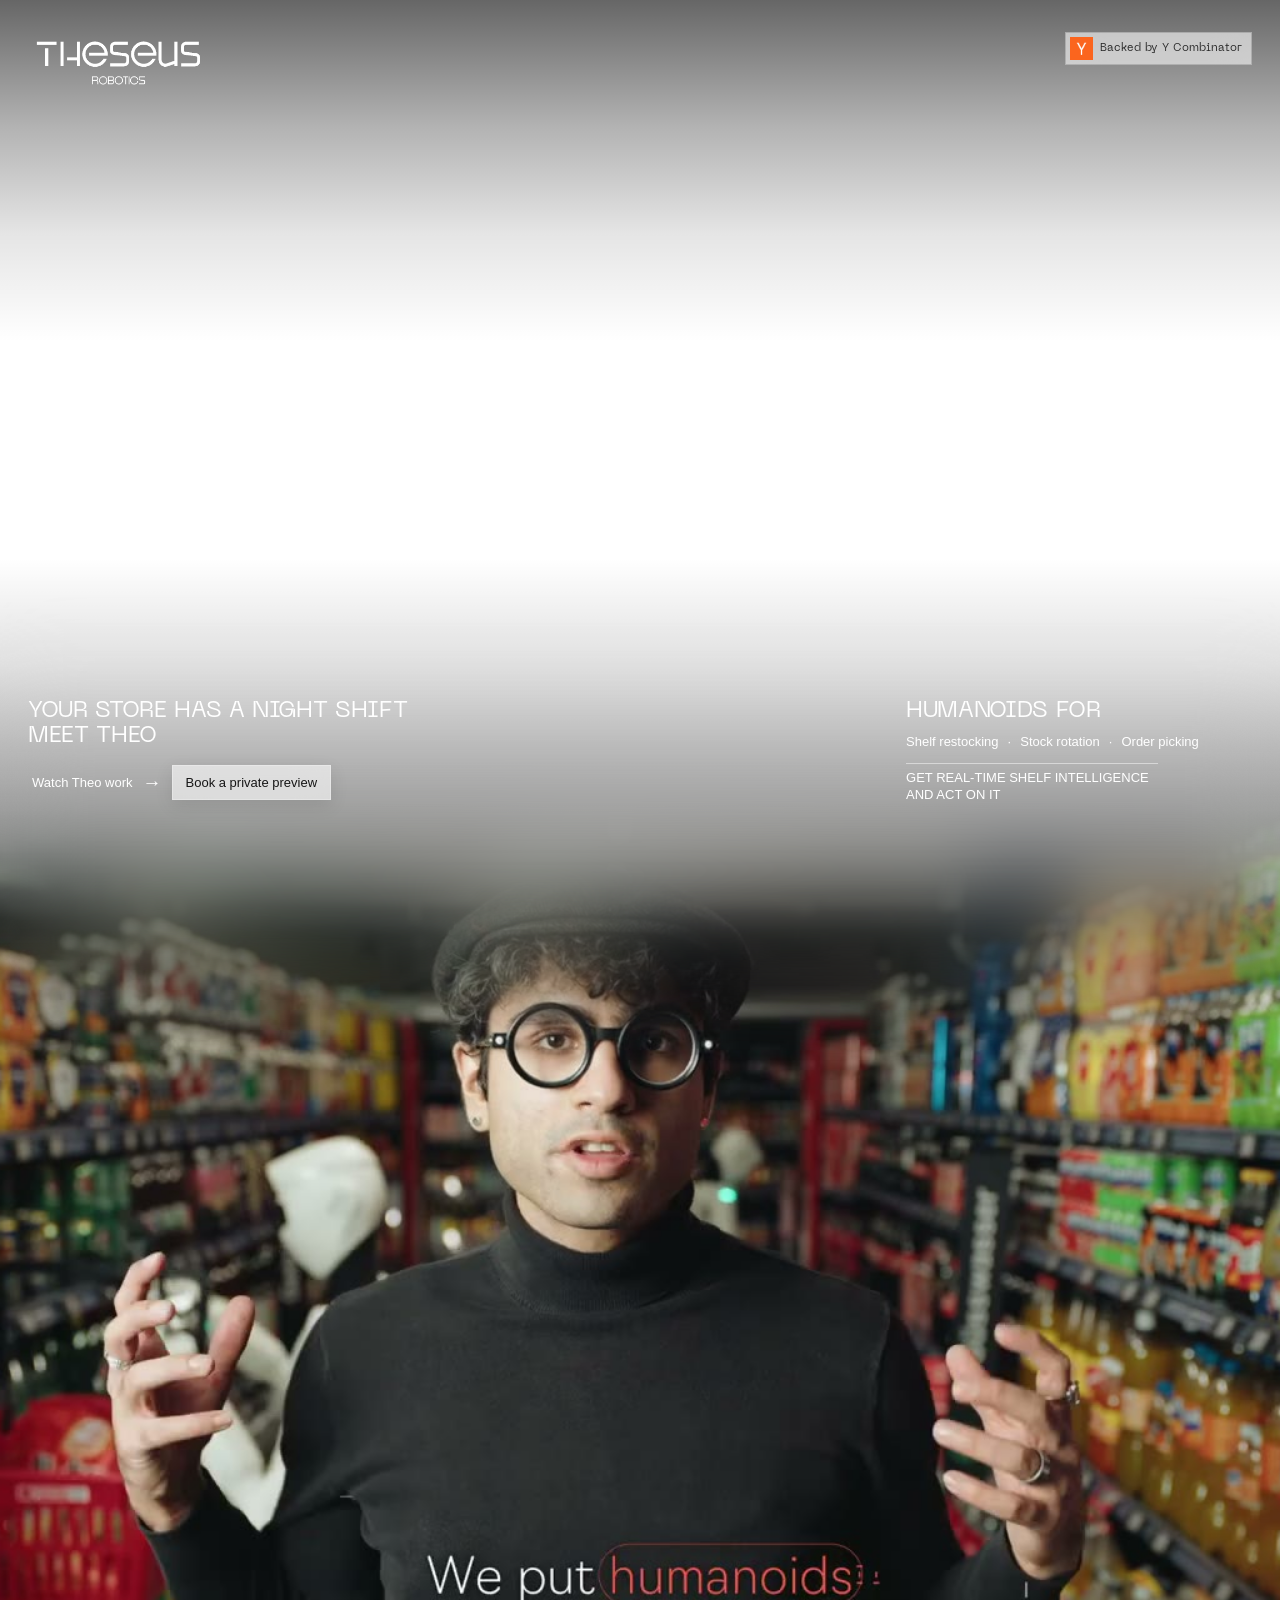
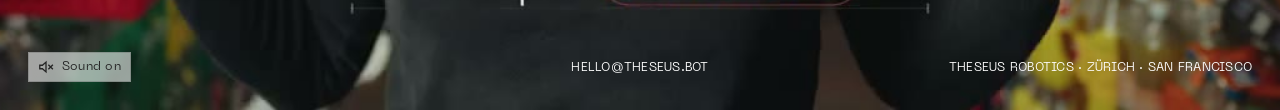
<file: index.html>
<!doctype html>
<html lang="en">
  <head>
    <meta charset="UTF-8" />
    <meta name="viewport" content="width=device-width, initial-scale=1.0, viewport-fit=cover" />
    <meta name="theme-color" content="#ffffff" />
    <meta name="description" content="Theseus Robotics" />
    <link rel="icon" type="image/png" href="./assets/images/favicon.png" />
    <title>Theseus Robotics</title>
    <link rel="stylesheet" href="./styles.css" />
  </head>
  <body>
    <div class="landing-shell">
      <main class="landing" aria-label="Theseus Robotics">
        <video
          class="landing__video"
          autoplay
          muted
          loop
          playsinline
          preload="auto"
          aria-hidden="true"
        >
          <source src="./assets/videos/hero.mp4" type="video/mp4" />
        </video>
        <div class="brand-name">
          <img
            class="brand-name__image"
            src="./assets/images/theseus-brand.png"
            alt="Theseus Robotics"
          />
        </div>
        <div class="yc-badge" aria-label="Backed by Y Combinator">
          <img class="yc-badge__logo" src="./assets/images/yc-logo.png" alt="Y Combinator" />
          <span>Backed by Y Combinator</span>
        </div>
      </main>
      <div class="landing-content">
        <div class="landing-copy">
          <h1 class="landing-heading">
            Your store has a night shift<br />
            Meet Theo
          </h1>
          <div class="landing-actions">
            <span class="landing-actions__watch">Watch Theo work</span>
            <span class="landing-actions__arrow" aria-hidden="true">→</span>
            <button
              class="landing-actions__preview"
              id="preview-open"
              type="button"
            >
              Book a private preview
            </button>
          </div>
        </div>
        <aside class="landing-capabilities" aria-label="Humanoid capabilities">
          <h2>Humanoids for</h2>
          <ul>
            <li>Shelf restocking</li>
            <li>Stock rotation</li>
            <li>Order picking</li>
          </ul>
          <div class="landing-capabilities__divider"></div>
          <p>
            Get real-time shelf intelligence<br />
            and act on it
          </p>
        </aside>
      </div>

      <section class="preview-experience" id="preview-experience" aria-hidden="true">
        <div class="preview-intro">
          <h2>Book a private preview</h2>
          <p>
            Private previews are in person. Tell us about your stores and we’ll
            email you a time.
          </p>
        </div>

        <form class="preview-form" id="preview-form">
          <button class="preview-form__close" id="preview-close" type="button">
            Close
          </button>

          <div class="preview-form__grid">
            <label class="preview-field">
              <span>Name</span>
              <input name="name" autocomplete="name" required />
            </label>
            <label class="preview-field">
              <span>Work email</span>
              <input name="email" type="email" autocomplete="email" required />
            </label>
            <label class="preview-field">
              <span>Company</span>
              <input name="company" autocomplete="organization" required />
            </label>
            <label class="preview-field">
              <span>Role <em>(optional)</em></span>
              <input name="role" autocomplete="organization-title" />
            </label>
          </div>

          <fieldset class="preview-options">
            <legend>Store format <em>(pick all that apply)</em></legend>
            <div class="preview-options__list">
              <label><input type="checkbox" name="format" value="Hypermarket" /><span>Hypermarket</span></label>
              <label><input type="checkbox" name="format" value="Supermarket" /><span>Supermarket</span></label>
              <label><input type="checkbox" name="format" value="Discounter" /><span>Discounter</span></label>
              <label><input type="checkbox" name="format" value="Convenience" /><span>Convenience</span></label>
              <label><input type="checkbox" name="format" value="Drugstore" /><span>Drugstore</span></label>
              <label><input type="checkbox" name="format" value="Other" /><span>Other</span></label>
            </div>
          </fieldset>

          <div class="preview-form__grid">
            <label class="preview-field">
              <span>Number of stores</span>
              <select name="store-count" required>
                <option value="" selected disabled>Choose</option>
                <option>1–10</option>
                <option>11–50</option>
                <option>51–250</option>
                <option>251–1,000</option>
                <option>1,000+</option>
              </select>
            </label>
            <label class="preview-field">
              <span>Country</span>
              <input name="country" autocomplete="country-name" placeholder="Where your stores are" required />
            </label>
          </div>

          <label class="preview-field preview-field--wide">
            <span>Anything else? <em>(optional)</em></span>
            <textarea name="details" rows="3" placeholder="Which products or aisles you’d want to see"></textarea>
          </label>

          <div class="preview-form__footer">
            <button class="preview-form__submit" type="submit"><span>Send request</span></button>
            <p>
              Used only to arrange your preview.
              <a class="preview-privacy" href="./privacy.html">Privacy</a>
            </p>
          </div>
        </form>
      </section>
    </div>

    <section
      class="film-section"
      id="launch-film"
      aria-label="Theseus Robotics launch film"
    >
      <video
        class="film-section__video"
        id="launch-video"
        muted
        loop
        playsinline
        preload="metadata"
        poster="./assets/images/launch-poster.jpg"
      >
        <source
          src="./assets/videos/launch-film.mp4"
          type="video/mp4"
        />
        Your browser does not support HTML video.
      </video>

      <button
        class="sound-control"
        id="sound-control"
        type="button"
        aria-controls="launch-video"
        aria-pressed="false"
        aria-label="Turn video sound on"
      >
        <svg
          class="sound-control__icon"
          aria-hidden="true"
          viewBox="0 0 18 18"
          fill="none"
        >
          <path d="M2 7h3l4-3.5v11L5 11H2V7Z" />
          <path class="sound-wave" d="M11.5 6.2a4 4 0 0 1 0 5.6" />
          <path class="sound-wave" d="M14 4a7 7 0 0 1 0 10" />
          <path class="sound-muted-mark" d="m12.2 7 4 4m0-4-4 4" />
        </svg>
        <span id="sound-label">Sound on</span>
      </button>

      <a class="film-contact" href="mailto:hello@theseus.bot">
        hello@theseus.bot
      </a>
      <p class="film-locations">Theseus Robotics · Zürich · San Francisco</p>
    </section>

    <script src="./script.js"></script>
  </body>
</html>
</file>
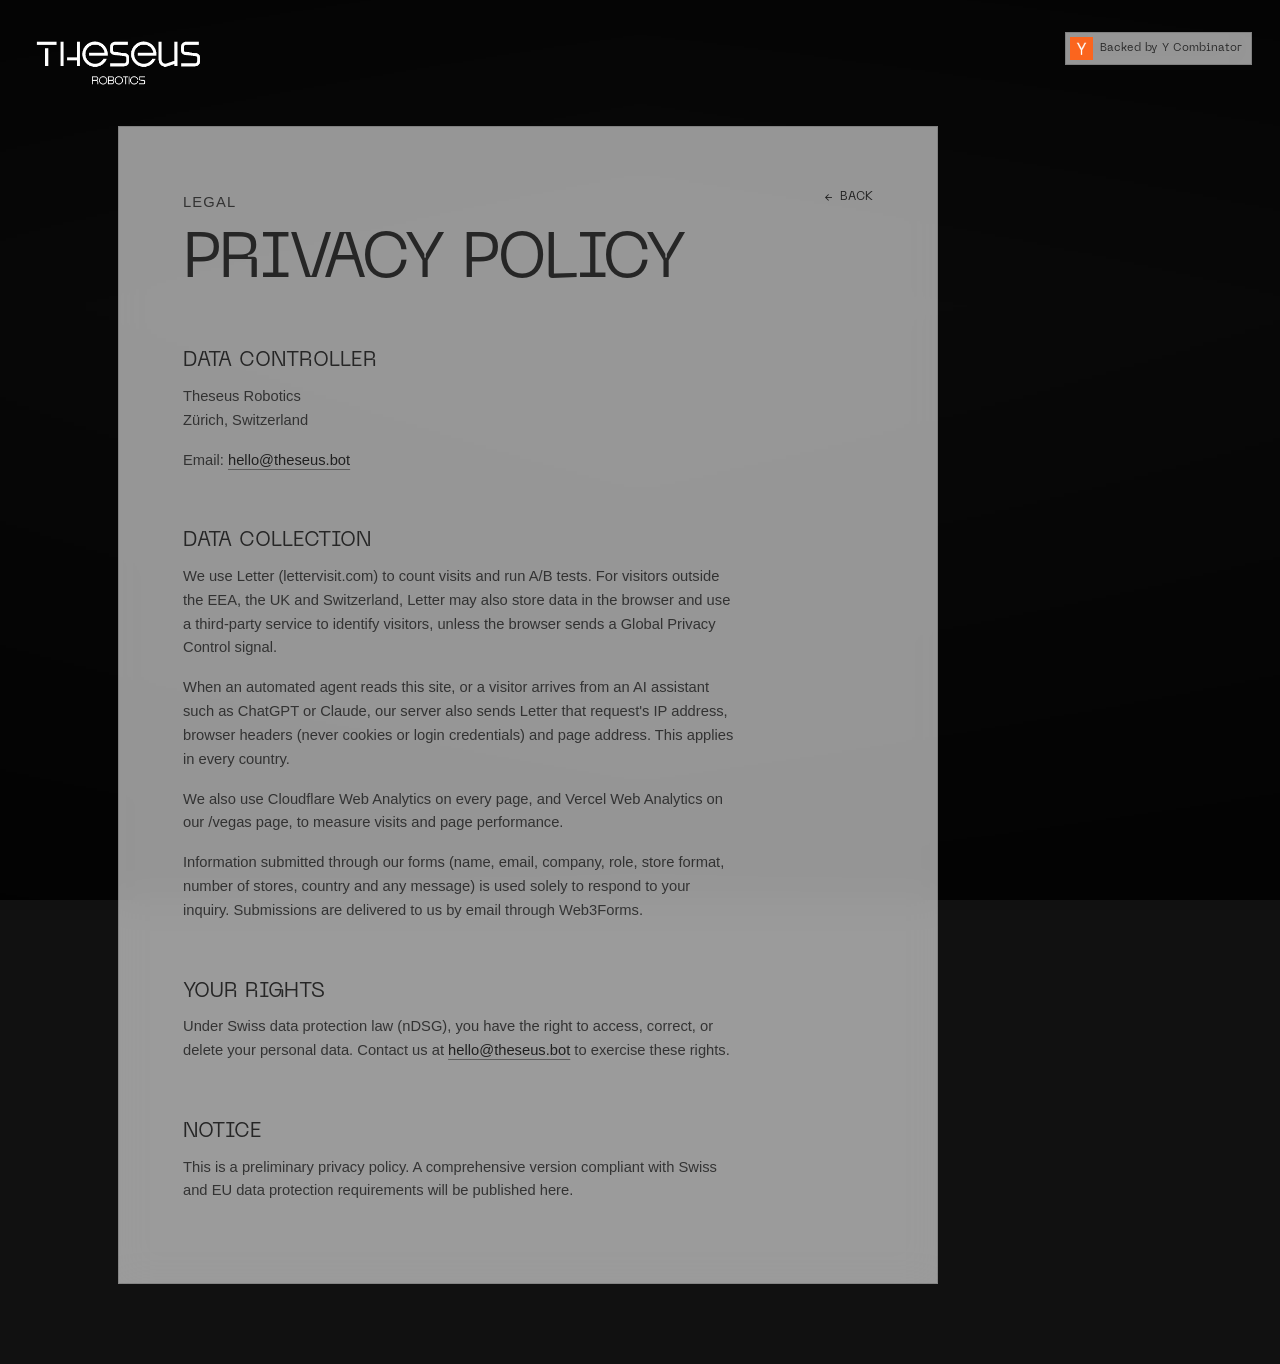
<file: privacy.html>
<!doctype html>
<html lang="en">
  <head>
    <meta charset="UTF-8" />
    <meta name="viewport" content="width=device-width, initial-scale=1.0, viewport-fit=cover" />
    <meta name="theme-color" content="#111111" />
    <meta name="description" content="Theseus Robotics privacy policy" />
    <link rel="icon" type="image/png" href="./assets/images/favicon.png" />
    <title>Privacy Policy — Theseus Robotics</title>
    <link rel="stylesheet" href="./styles.css" />
  </head>
  <body class="privacy-page">
    <video class="privacy-page__video" autoplay muted loop playsinline preload="metadata" aria-hidden="true">
      <source src="./assets/videos/hero.mp4" type="video/mp4" />
    </video>
    <div class="privacy-page__shade" aria-hidden="true"></div>

    <header class="legal-header">
      <a class="legal-brand" href="./index.html" aria-label="Theseus Robotics home">
        <img src="./assets/images/theseus-brand.png" alt="Theseus Robotics" />
      </a>
      <div class="yc-badge legal-yc" aria-label="Backed by Y Combinator">
        <img class="yc-badge__logo" src="./assets/images/yc-logo.png" alt="Y Combinator" />
        <span>Backed by Y Combinator</span>
      </div>
    </header>

    <main class="legal-main">
      <article class="legal-card">
        <a class="legal-back" href="./index.html#private-preview"><span aria-hidden="true">←</span> Back</a>
        <p class="legal-eyebrow">Legal</p>
        <h1>Privacy policy</h1>

        <section>
          <h2>Data controller</h2>
          <p>
            Theseus Robotics<br />
            Zürich, Switzerland
          </p>
          <p>Email: <a href="mailto:hello@theseus.bot">hello@theseus.bot</a></p>
        </section>

        <section>
          <h2>Data collection</h2>
          <p>
            We use Letter (lettervisit.com) to count visits and run A/B tests. For visitors outside the EEA, the UK and Switzerland, Letter may also store data in the browser and use a third-party service to identify visitors, unless the browser sends a Global Privacy Control signal.
          </p>
          <p>
            When an automated agent reads this site, or a visitor arrives from an AI assistant such as ChatGPT or Claude, our server also sends Letter that request's IP address, browser headers (never cookies or login credentials) and page address. This applies in every country.
          </p>
          <p>
            We also use Cloudflare Web Analytics on every page, and Vercel Web Analytics on our /vegas page, to measure visits and page performance.
          </p>
          <p>
            Information submitted through our forms (name, email, company, role, store format, number of stores, country and any message) is used solely to respond to your inquiry. Submissions are delivered to us by email through Web3Forms.
          </p>
        </section>

        <section>
          <h2>Your rights</h2>
          <p>
            Under Swiss data protection law (nDSG), you have the right to access, correct, or delete your personal data. Contact us at <a href="mailto:hello@theseus.bot">hello@theseus.bot</a> to exercise these rights.
          </p>
        </section>

        <section>
          <h2>Notice</h2>
          <p>
            This is a preliminary privacy policy. A comprehensive version compliant with Swiss and EU data protection requirements will be published here.
          </p>
        </section>
      </article>
    </main>
  </body>
</html>
</file>
<file: styles.css>
@font-face {
  font-family: "PP Neue Machina Plain";
  src: url("./assets/fonts/neue-machina-regular.otf") format("opentype");
  font-style: normal;
  font-weight: 400;
  font-display: swap;
}

:root {
  color-scheme: light;
  font-family: Arial, Helvetica, sans-serif;
  background: #fff;
}

* {
  box-sizing: border-box;
}

.glitch-letter.is-glitching {
  text-shadow:
    1px 0 rgb(0 235 255 / 72%),
    -1px 0 rgb(255 78 37 / 72%);
}

@media (prefers-reduced-motion: reduce) {
  .glitch-letter.is-glitching {
    text-shadow: none;
  }
}

html,
body {
  width: 100%;
  min-height: 100%;
  margin: 0;
  background: #fff;
  scrollbar-width: none;
  -ms-overflow-style: none;
}

html::-webkit-scrollbar,
body::-webkit-scrollbar {
  display: none;
  width: 0;
  height: 0;
}

.landing-shell {
  position: relative;
  width: 100%;
  min-height: 100vh;
  min-height: 100dvh;
}

.landing {
  position: relative;
  width: 100%;
  min-height: 100vh;
  min-height: 100dvh;
  overflow: hidden;
  background-color: #fff;
  --hero-fade: linear-gradient(to bottom, #000 0%, #000 82%,
    rgb(0 0 0 / 99%) 85%, rgb(0 0 0 / 96%) 88%,
    rgb(0 0 0 / 88%) 91%, rgb(0 0 0 / 74%) 93%,
    rgb(0 0 0 / 55%) 95%, rgb(0 0 0 / 35%) 97%,
    rgb(0 0 0 / 16%) 98.5%, transparent 100%);
  -webkit-mask-image: var(--hero-fade);
  mask-image: var(--hero-fade);
}

.landing__video {
  position: absolute;
  inset: 0;
  width: 100%;
  height: 100%;
  display: block;
  object-fit: cover;
  object-position: center;
}

.landing::after {
  content: "";
  position: absolute;
  z-index: 1;
  inset: 0;
  pointer-events: none;
  background: linear-gradient(to bottom,
    rgb(0 0 0 / 60%) 0%, rgb(0 0 0 / 30%) 14%,
    rgb(0 0 0 / 10%) 26%, transparent 38%, transparent 62%,
    rgb(0 0 0 / 12%) 74%, rgb(0 0 0 / 34%) 87%,
    rgb(0 0 0 / 65%) 100%);
}

.landing-content {
  position: absolute;
  z-index: 3;
  left: max(28px, env(safe-area-inset-left));
  right: max(4px, env(safe-area-inset-right));
  bottom: max(96px, calc(env(safe-area-inset-bottom) + 96px));
  display: flex;
  align-items: flex-start;
  justify-content: space-between;
  transition:
    opacity 360ms ease,
    transform 520ms cubic-bezier(0.22, 1, 0.36, 1),
    filter 420ms ease;
}

.landing-shell.is-previewing .landing-content {
  opacity: 0;
  filter: blur(10px);
  transform: translateY(18px);
  pointer-events: none;
}

.landing-copy {
  width: min(560px, calc(100vw - 56px));
  color: #fff;
  font-family: "PP Neue Machina Plain", Helvetica, Arial, sans-serif;
  transition:
    opacity 360ms ease,
    transform 520ms cubic-bezier(0.22, 1, 0.36, 1),
    filter 420ms ease;
}

.landing-heading {
  margin: 0;
  font-size: clamp(18px, 1.8vw, 28px);
  font-weight: 400;
  line-height: 1.08;
  letter-spacing: -0.015em;
  text-transform: uppercase;
}

.landing-actions {
  display: inline-flex;
  align-items: center;
  gap: 10px;
  margin-top: 16px;
  margin-left: 4px;
  font-family: Helvetica, Arial, sans-serif;
  font-size: 13px;
  font-weight: 400;
  line-height: 1;
  white-space: nowrap;
}

.landing-actions__watch {
  color: #fff;
}

.landing-actions__arrow {
  color: #fff;
  font-size: 19px;
  transition: transform 180ms ease;
}

.landing-actions__preview {
  position: relative;
  overflow: hidden;
  padding: 10px 13px;
  border: 1px solid rgb(255 255 255 / 28%);
  color: #161616;
  background: rgb(255 255 255 / 60%);
  box-shadow: 0 5px 18px rgb(0 0 0 / 10%);
  -webkit-backdrop-filter: blur(18px) saturate(120%);
  backdrop-filter: blur(18px) saturate(120%);
  text-decoration: none;
  font: inherit;
  cursor: pointer;
  transition:
    transform 180ms ease,
    background-color 180ms ease,
    box-shadow 180ms ease;
}

.landing-actions__preview::before {
  content: "";
  position: absolute;
  top: -70%;
  bottom: -70%;
  left: -45%;
  width: 32%;
  background: linear-gradient(90deg, transparent, rgb(255 255 255 / 70%), transparent);
  transform: skewX(-20deg);
  transition: left 420ms ease;
}

.landing-actions__preview:hover {
  background: rgb(255 255 255 / 82%);
  box-shadow: 0 10px 28px rgb(0 0 0 / 18%);
  transform: translateY(-2px);
}

.landing-actions__preview:hover::before {
  left: 115%;
}

.landing-actions__preview:focus-visible {
  outline: 2px solid #fff;
  outline-offset: 3px;
}

.landing-capabilities {
  display: flex;
  flex-direction: column;
  width: min(370px, calc(100vw - 32px));
  color: #fff;
  font-family: "PP Neue Machina Plain", Helvetica, Arial, sans-serif;
  transition:
    opacity 360ms ease,
    transform 520ms cubic-bezier(0.22, 1, 0.36, 1),
    filter 420ms ease;
}

.landing-capabilities h2 {
  margin: 0;
  font-size: clamp(18px, 1.8vw, 28px);
  font-weight: 400;
  line-height: 1.08;
  letter-spacing: -0.015em;
  text-transform: uppercase;
}

.landing-capabilities ul {
  display: flex;
  align-items: center;
  gap: 0;
  margin: 10px 0 0;
  padding: 0;
  list-style: none;
  font-family: Helvetica, Arial, sans-serif;
  font-size: 13px;
  font-weight: 400;
  line-height: 1.25;
  white-space: nowrap;
}

.landing-capabilities li:not(:first-child)::before {
  content: "·";
  margin: 0 9px;
}

.landing-capabilities__divider {
  width: 68%;
  height: 1px;
  margin: 13px 0 5px;
  background: rgb(255 255 255 / 48%);
}

.landing-capabilities p {
  margin: 0;
  font-family: Helvetica, Arial, sans-serif;
  font-size: 13px;
  font-weight: 400;
  line-height: 1.35;
  white-space: normal;
  text-transform: uppercase;
}

.preview-experience {
  position: absolute;
  z-index: 4;
  inset: max(108px, calc(env(safe-area-inset-top) + 82px)) max(28px, env(safe-area-inset-right)) max(42px, env(safe-area-inset-bottom)) max(28px, env(safe-area-inset-left));
  display: grid;
  grid-template-columns: minmax(260px, 0.7fr) minmax(560px, 1.3fr);
  align-items: center;
  gap: clamp(48px, 7vw, 120px);
  color: #fff;
  opacity: 0;
  visibility: hidden;
  transform: translateY(28px);
  pointer-events: none;
  transition:
    opacity 420ms ease 120ms,
    transform 620ms cubic-bezier(0.22, 1, 0.36, 1) 80ms,
    visibility 0s linear 620ms;
}

.landing-shell.is-previewing .preview-experience {
  opacity: 1;
  visibility: visible;
  transform: translateY(0);
  pointer-events: auto;
  transition-delay: 100ms, 60ms, 0s;
}

.preview-intro {
  align-self: end;
  padding-bottom: 6vh;
  font-family: "PP Neue Machina Plain", Helvetica, Arial, sans-serif;
}

.preview-intro h2 {
  max-width: 420px;
  margin: 0;
  font-size: clamp(22px, 2.25vw, 36px);
  font-weight: 400;
  line-height: 1.04;
  letter-spacing: -0.02em;
  text-transform: uppercase;
}

.preview-intro p {
  max-width: 430px;
  margin: 18px 0 0;
  font-size: clamp(12px, 1vw, 15px);
  line-height: 1.45;
  text-transform: uppercase;
}

.preview-form {
  position: relative;
  width: 100%;
  max-width: 660px;
  max-height: 100%;
  overflow: auto;
  justify-self: end;
  padding: 26px;
  border: 1px solid rgb(20 20 20 / 16%);
  color: #262626;
  background: rgb(255 255 255 / 58%);
  box-shadow: none;
  -webkit-backdrop-filter: blur(18px) saturate(120%);
  backdrop-filter: blur(18px) saturate(120%);
  scrollbar-width: none;
  font-family: "PP Neue Machina Plain", Helvetica, Arial, sans-serif;
}

.preview-form::-webkit-scrollbar {
  display: none;
}

.preview-form__close {
  position: absolute;
  top: 14px;
  right: 16px;
  padding: 5px 0;
  border: 0;
  color: rgb(20 20 20 / 58%);
  background: transparent;
  font: inherit;
  font-size: 11px;
  text-transform: uppercase;
  cursor: pointer;
}

.preview-form__close:hover {
  color: #111;
}

.preview-form__grid {
  display: grid;
  grid-template-columns: repeat(2, minmax(0, 1fr));
  gap: 14px 18px;
}

.preview-field {
  display: grid;
  gap: 6px;
  min-width: 0;
  font-size: 12px;
  line-height: 1.2;
}

.preview-field em,
.preview-options em {
  color: rgb(20 20 20 / 52%);
  font-style: normal;
}

.preview-field input,
.preview-field select,
.preview-field textarea {
  width: 100%;
  border: 1px solid rgb(20 20 20 / 18%);
  border-radius: 0;
  outline: 0;
  color: #262626;
  background: rgb(255 255 255 / 26%);
  font: inherit;
  transition:
    border-color 160ms ease,
    background-color 160ms ease,
    box-shadow 160ms ease;
}

.preview-field input,
.preview-field select {
  height: 38px;
  padding: 0 11px;
}

.preview-field textarea {
  min-height: 64px;
  padding: 10px 11px;
  resize: vertical;
}

.preview-field input::placeholder,
.preview-field textarea::placeholder {
  color: rgb(20 20 20 / 42%);
}

.preview-field input:focus,
.preview-field select:focus,
.preview-field textarea:focus {
  border-color: rgb(20 20 20 / 48%);
  background: rgb(255 255 255 / 42%);
  box-shadow: 0 0 0 3px rgb(20 20 20 / 6%);
}

.preview-options {
  margin: 16px 0;
  padding: 0;
  border: 0;
}

.preview-options legend {
  margin-bottom: 7px;
  padding: 0;
  font-size: 12px;
}

.preview-options__list {
  display: flex;
  flex-wrap: wrap;
  gap: 8px;
}

.preview-options__list label {
  position: relative;
  cursor: pointer;
}

.preview-options__list input {
  position: absolute;
  opacity: 0;
  pointer-events: none;
}

.preview-options__list span {
  display: block;
  padding: 7px 10px;
  border: 1px solid rgb(20 20 20 / 18%);
  color: rgb(20 20 20 / 82%);
  background: rgb(255 255 255 / 24%);
  font-size: 11px;
  transition: 160ms ease;
}

.preview-options__list input:checked + span {
  border-color: rgb(20 20 20 / 52%);
  color: #fff;
  background: rgb(20 20 20 / 82%);
}

.preview-options__list input:focus-visible + span {
  outline: 2px solid #202020;
  outline-offset: 2px;
}

.preview-field--wide {
  margin-top: 16px;
}

.preview-form__footer {
  display: flex;
  align-items: center;
  justify-content: space-between;
  gap: 20px;
  margin-top: 18px;
}

.preview-form__submit {
  position: relative;
  overflow: hidden;
  min-height: 28px;
  padding: 6px 9px;
  border: 1px solid rgb(20 20 20 / 16%);
  border-radius: 0;
  color: #262626;
  background: rgb(255 255 255 / 58%);
  box-shadow: none;
  font-family: "PP Neue Machina Plain", Helvetica, Arial, sans-serif;
  font-size: 12px;
  font-weight: 400;
  line-height: 1;
  letter-spacing: 0.02em;
  cursor: pointer;
  transition:
    color 120ms ease,
    background-color 120ms ease,
    transform 180ms ease,
    box-shadow 180ms ease;
}

.preview-form__submit::before {
  content: "";
  position: absolute;
  top: -70%;
  bottom: -70%;
  left: -45%;
  width: 32%;
  background: linear-gradient(90deg, transparent, rgb(255 255 255 / 70%), transparent);
  transform: skewX(-20deg);
  transition: left 420ms ease;
}

.preview-form__submit > * {
  position: relative;
  z-index: 1;
}

.preview-form__submit:hover {
  color: #111;
  background: rgb(255 255 255 / 82%);
  box-shadow: 0 10px 28px rgb(0 0 0 / 18%);
  transform: translateY(-2px);
}

.preview-form__submit:hover::before {
  left: 115%;
}

.preview-form__submit:active {
  transform: translateY(1px);
}

.preview-form__submit:focus-visible {
  outline: 2px solid #fff;
  outline-offset: 3px;
}

.preview-form__footer p {
  margin: 0;
  color: rgb(20 20 20 / 55%);
  font-size: 11px;
  text-align: right;
}

.preview-privacy {
  display: inline-block;
  color: #202020;
  background: linear-gradient(100deg,
    #202020 0%, #202020 40%, #ff6730 48%, #202020 56%, #202020 100%);
  background-position: 100% center;
  background-size: 250% 100%;
  -webkit-background-clip: text;
  background-clip: text;
  -webkit-text-fill-color: transparent;
  text-decoration: none;
  transition:
    transform 180ms ease,
    background-position 520ms ease,
    text-shadow 180ms ease;
}

.preview-privacy:hover {
  background-position: -45% center;
  text-shadow: 0 0 14px rgb(255 103 48 / 32%);
  transform: translateY(-2px);
}

.preview-privacy:focus-visible {
  outline: 2px solid #202020;
  outline-offset: 3px;
}

.privacy-page {
  min-height: 100%;
  color: #fff;
  background: #111;
  font-family: "PP Neue Machina Plain", Helvetica, Arial, sans-serif;
}

.privacy-page__video,
.privacy-page__shade {
  position: fixed;
  inset: 0;
  width: 100%;
  height: 100%;
}

.privacy-page__video {
  z-index: 0;
  object-fit: cover;
  object-position: center;
}

.privacy-page__shade {
  z-index: 1;
  background:
    linear-gradient(to bottom, rgb(0 0 0 / 68%), rgb(0 0 0 / 42%) 34%, rgb(0 0 0 / 78%)),
    linear-gradient(to right, rgb(0 0 0 / 22%), transparent 50%, rgb(0 0 0 / 18%));
  pointer-events: none;
}

.legal-header {
  position: relative;
  z-index: 3;
  display: flex;
  align-items: flex-start;
  justify-content: space-between;
  min-height: 92px;
  padding: max(28px, env(safe-area-inset-top)) max(28px, env(safe-area-inset-right)) 0 max(28px, env(safe-area-inset-left));
}

.legal-brand {
  display: block;
  width: 180px;
  height: 64px;
  overflow: hidden;
}

.legal-brand img {
  display: block;
  width: auto;
  height: 100%;
}

.legal-yc {
  position: static;
  flex: 0 0 auto;
}

.legal-main {
  position: relative;
  z-index: 2;
  width: min(100%, 1100px);
  margin: 0 auto;
  padding: 34px max(28px, env(safe-area-inset-right)) max(80px, calc(env(safe-area-inset-bottom) + 54px)) max(28px, env(safe-area-inset-left));
}

.legal-card {
  position: relative;
  width: min(100%, 820px);
  padding: clamp(30px, 5vw, 66px);
  border: 1px solid rgb(20 20 20 / 16%);
  color: #262626;
  background: rgb(255 255 255 / 58%);
  box-shadow: none;
  -webkit-backdrop-filter: blur(18px) saturate(120%);
  backdrop-filter: blur(18px) saturate(120%);
}

.legal-back {
  position: absolute;
  top: clamp(30px, 5vw, 66px);
  right: clamp(30px, 5vw, 66px);
  display: inline-flex;
  align-items: center;
  gap: 7px;
  color: #202020;
  font-size: 12px;
  letter-spacing: 0.02em;
  text-decoration: none;
  text-transform: uppercase;
  transition:
    color 160ms ease,
    transform 180ms ease;
}

.legal-back:hover {
  color: #ff6730;
  transform: translateX(-2px);
}

.legal-back:focus-visible {
  outline: 2px solid #202020;
  outline-offset: 3px;
}

.legal-eyebrow {
  margin: 0 0 12px;
  color: rgb(20 20 20 / 58%);
  font-size: 12px;
  letter-spacing: 0.08em;
  text-transform: uppercase;
}

.legal-card h1 {
  margin: 0;
  font-size: clamp(32px, 5vw, 64px);
  font-weight: 400;
  line-height: 0.96;
  letter-spacing: -0.035em;
  text-transform: uppercase;
}

.legal-card section {
  margin-top: clamp(34px, 5vw, 58px);
}

.legal-card h2 {
  margin: 0 0 12px;
  font-size: clamp(16px, 1.6vw, 22px);
  font-weight: 400;
  line-height: 1.1;
  text-transform: uppercase;
}

.legal-card p {
  max-width: 68ch;
  margin: 0 0 16px;
  color: rgb(20 20 20 / 76%);
  font-family: Helvetica, Arial, sans-serif;
  font-size: clamp(13px, 1.15vw, 16px);
  line-height: 1.62;
}

.legal-card a {
  color: #202020;
  text-decoration-color: rgb(20 20 20 / 46%);
  text-underline-offset: 4px;
  transition:
    color 160ms ease,
    text-shadow 160ms ease;
}

.legal-card a:hover {
  color: #ff6730;
  text-shadow: 0 0 14px rgb(255 103 48 / 30%);
}

.brand-name {
  position: absolute;
  z-index: 2;
  top: max(28px, env(safe-area-inset-top));
  left: max(28px, env(safe-area-inset-left));
  width: 180px;
  height: 64px;
  overflow: hidden;
}

.brand-name__image {
  width: auto;
  height: 100%;
  display: block;
  filter: none;
}

.yc-badge {
  position: absolute;
  z-index: 2;
  top: max(32px, calc(env(safe-area-inset-top) + 4px));
  right: max(28px, env(safe-area-inset-right));
  display: inline-flex;
  align-items: center;
  gap: 7px;
  min-height: 32px;
  padding: 4px 9px 4px 4px;
  border: 1px solid rgb(20 20 20 / 16%);
  color: #262626;
  background: rgb(255 255 255 / 58%);
  -webkit-backdrop-filter: blur(18px) saturate(120%);
  backdrop-filter: blur(18px) saturate(120%);
  font-family: "PP Neue Machina Plain", Helvetica, Arial, sans-serif;
  font-size: 11px;
  font-weight: 400;
  line-height: 1;
  white-space: nowrap;
}

.yc-badge__logo {
  width: 23px;
  height: 23px;
  display: block;
  object-fit: cover;
}

.film-section {
  position: relative;
  z-index: 1;
  margin-top: -10vh;
  margin-top: -10dvh;
  width: 100%;
  height: 100vh;
  height: 100dvh;
  overflow: visible;
  background: transparent;
}

/* Light frost on the image; the longer feather falls over the film. */
.film-section::before {
  content: "";
  position: absolute;
  top: -24vh;
  top: -24dvh;
  left: 0;
  right: 0;
  height: 52vh;
  height: 52dvh;
  z-index: 1;
  pointer-events: none;
  background: rgb(255 255 255 / 0.5%);
  -webkit-backdrop-filter: blur(40px) saturate(102%);
  backdrop-filter: blur(40px) saturate(102%);
  --frost-feather: linear-gradient(to bottom,
    transparent 0%, rgb(0 0 0 / 2%) 6%, rgb(0 0 0 / 6%) 12%,
    rgb(0 0 0 / 13%) 18%, rgb(0 0 0 / 24%) 24%,
    rgb(0 0 0 / 39%) 30%, rgb(0 0 0 / 57%) 36%,
    rgb(0 0 0 / 74%) 42%, rgb(0 0 0 / 88%) 47%,
    rgb(0 0 0 / 97%) 52%, #000 56%, rgb(0 0 0 / 98%) 60%,
    rgb(0 0 0 / 91%) 65%, rgb(0 0 0 / 80%) 70%,
    rgb(0 0 0 / 65%) 76%, rgb(0 0 0 / 48%) 82%,
    rgb(0 0 0 / 31%) 87%, rgb(0 0 0 / 17%) 92%,
    rgb(0 0 0 / 7%) 96%, transparent 100%);
  -webkit-mask-image: var(--frost-feather);
  mask-image: var(--frost-feather);
}

.film-section::after {
  content: none;
}

.film-section__video {
  position: absolute;
  inset: 0;
  width: 100%;
  height: 100%;
  display: block;
  background: #000 url("./assets/images/launch-poster.jpg") center / cover no-repeat;
  object-fit: cover;
  object-position: center;
  /* Fade the actual media edge as well as blurring the join above it. */
  --film-reveal: linear-gradient(to bottom, transparent 0,
    rgb(0 0 0 / 5%) 1.5vh, rgb(0 0 0 / 14%) 3vh,
    rgb(0 0 0 / 28%) 4.5vh, rgb(0 0 0 / 45%) 6vh,
    rgb(0 0 0 / 62%) 7.5vh, rgb(0 0 0 / 76%) 9vh,
    rgb(0 0 0 / 87%) 10.5vh, rgb(0 0 0 / 95%) 12vh,
    rgb(0 0 0 / 99%) 13.5vh, #000 15vh);
  -webkit-mask-image: var(--film-reveal);
  mask-image: var(--film-reveal);
}

.sound-control {
  position: absolute;
  z-index: 2;
  overflow: hidden;
  left: max(28px, env(safe-area-inset-left));
  bottom: max(28px, env(safe-area-inset-bottom));
  display: inline-flex;
  align-items: center;
  gap: 8px;
  min-height: 28px;
  padding: 6px 9px;
  border: 1px solid rgb(20 20 20 / 16%);
  border-radius: 0;
  color: #262626;
  background: rgb(255 255 255 / 58%);
  -webkit-backdrop-filter: blur(18px) saturate(120%);
  backdrop-filter: blur(18px) saturate(120%);
  font-family: "PP Neue Machina Plain", Helvetica, Arial, sans-serif;
  font-size: 12px;
  font-weight: 400;
  line-height: 1;
  letter-spacing: 0.02em;
  cursor: pointer;
  -webkit-tap-highlight-color: transparent;
  transition:
    color 120ms ease,
    background-color 120ms ease,
    transform 180ms ease,
    box-shadow 180ms ease;
}

.sound-control::before {
  content: "";
  position: absolute;
  top: -70%;
  bottom: -70%;
  left: -45%;
  width: 32%;
  background: linear-gradient(90deg, transparent, rgb(255 255 255 / 70%), transparent);
  transform: skewX(-20deg);
  transition: left 420ms ease;
}

.sound-control > * {
  position: relative;
  z-index: 1;
}

.sound-control:hover {
  color: #111;
  background: rgb(255 255 255 / 82%);
  box-shadow: 0 10px 28px rgb(0 0 0 / 18%);
  transform: translateY(-2px);
}

.sound-control:hover::before {
  left: 115%;
}

.sound-control:active {
  transform: translateY(1px);
}

.sound-control:focus-visible {
  outline: 2px solid #fff;
  outline-offset: 3px;
}

.sound-control__icon {
  width: 16px;
  height: 16px;
  flex: 0 0 auto;
  stroke: currentColor;
  stroke-width: 1.5;
  stroke-linecap: square;
  stroke-linejoin: miter;
}

.film-contact,
.film-locations {
  position: absolute;
  z-index: 2;
  bottom: max(35px, calc(env(safe-area-inset-bottom) + 35px));
  margin: 0;
  color: #fff;
  font-family: "PP Neue Machina Plain", Helvetica, Arial, sans-serif;
  font-size: clamp(12px, 0.9vw, 14px);
  font-weight: 400;
  line-height: 1.2;
  letter-spacing: 0.02em;
  text-transform: uppercase;
}

.film-contact {
  left: 50%;
  color: #fff;
  background: linear-gradient(100deg,
    #fff 0%, #fff 40%, #bff8ff 48%, #fff 56%, #fff 100%);
  background-position: 100% center;
  background-size: 250% 100%;
  -webkit-background-clip: text;
  background-clip: text;
  -webkit-text-fill-color: transparent;
  transform: translateX(-50%);
  text-decoration: none;
  transition:
    transform 180ms ease,
    background-position 520ms ease,
    text-shadow 180ms ease;
}

.film-contact:hover {
  background-position: -45% center;
  text-shadow: 0 0 14px rgb(191 248 255 / 65%);
  transform: translate(-50%, -2px);
}

.film-contact:focus-visible {
  outline: 2px solid #fff;
  outline-offset: 4px;
}

.film-locations {
  right: max(28px, env(safe-area-inset-right));
  text-align: right;
}

.sound-control[aria-pressed="false"] .sound-wave {
  display: none;
}

.sound-control[aria-pressed="true"] .sound-muted-mark {
  display: none;
}

@media (max-width: 960px) {
  .preview-experience {
    grid-template-columns: minmax(200px, 0.55fr) minmax(470px, 1.45fr);
    gap: 28px;
  }
}

@media (max-width: 600px) {
  .landing::after {
    background: linear-gradient(to bottom,
      rgb(0 0 0 / 60%) 0%, rgb(0 0 0 / 30%) 14%,
      rgb(0 0 0 / 10%) 26%, transparent 38%, transparent 44%,
      rgb(0 0 0 / 14%) 56%, rgb(0 0 0 / 38%) 74%,
      rgb(0 0 0 / 72%) 100%);
  }

  .landing-content {
    display: contents;
  }

  .landing-shell.is-previewing .landing-copy,
  .landing-shell.is-previewing .landing-capabilities {
    opacity: 0;
    filter: blur(10px);
    transform: translateY(18px);
    pointer-events: none;
  }

  .landing-copy {
    position: absolute;
    z-index: 3;
    left: max(18px, env(safe-area-inset-left));
    bottom: max(205px, calc(env(safe-area-inset-bottom) + 205px));
    width: calc(100vw - 36px);
  }

  .landing-heading {
    font-size: clamp(17px, 5.5vw, 23px);
  }

  .landing-actions {
    gap: 7px;
    margin-top: 12px;
    font-size: 11px;
  }

  .landing-actions__preview {
    padding: 8px 10px;
  }

  .landing-capabilities {
    position: absolute;
    z-index: 3;
    right: auto;
    left: max(18px, env(safe-area-inset-left));
    bottom: max(54px, calc(env(safe-area-inset-bottom) + 54px));
    width: min(340px, calc(100vw - 36px));
  }

  .landing-capabilities h2 {
    font-size: 17px;
  }

  .landing-capabilities ul {
    font-size: 10px;
    line-height: 1.25;
  }

  .landing-capabilities li:not(:first-child)::before {
    margin: 0 5px;
  }

  .landing-capabilities__divider {
    margin-top: 9px;
  }

  .landing-capabilities p {
    font-size: 10px;
    line-height: 26px;
  }

  .brand-name {
    top: max(18px, env(safe-area-inset-top));
    left: max(18px, env(safe-area-inset-left));
    width: 145px;
    height: 51px;
  }

  .yc-badge {
    top: max(26px, calc(env(safe-area-inset-top) + 8px));
    right: max(18px, env(safe-area-inset-right));
    font-size: 10px;
  }

  .sound-control {
    left: max(18px, env(safe-area-inset-left));
    bottom: max(18px, env(safe-area-inset-bottom));
  }

  .film-contact,
  .film-locations {
    font-size: 10px;
  }

  .film-contact {
    display: none;
  }

  .film-locations {
    right: max(18px, env(safe-area-inset-right));
    bottom: max(23px, calc(env(safe-area-inset-bottom) + 23px));
    max-width: 42vw;
  }

  .preview-experience {
    inset: max(92px, calc(env(safe-area-inset-top) + 74px)) max(14px, env(safe-area-inset-right)) max(18px, env(safe-area-inset-bottom)) max(14px, env(safe-area-inset-left));
    display: block;
    overflow: auto;
  }

  .preview-intro {
    padding: 0 4px 20px;
  }

  .preview-intro h2 {
    font-size: 20px;
  }

  .preview-intro p {
    margin-top: 10px;
    font-size: 11px;
  }

  .preview-form {
    max-height: none;
    padding: 38px 18px 22px;
  }

  .preview-form__grid {
    grid-template-columns: 1fr;
    gap: 16px;
  }

  .preview-field,
  .preview-options legend {
    font-size: 12px;
  }

  .preview-options {
    margin: 18px 0;
  }

  .preview-options__list span {
    padding: 8px 10px;
    font-size: 11px;
  }

  .preview-form__footer {
    align-items: flex-start;
    flex-direction: column;
  }

  .preview-form__footer p {
    text-align: left;
  }

  .legal-header {
    min-height: 76px;
    padding: max(18px, env(safe-area-inset-top)) max(18px, env(safe-area-inset-right)) 0 max(18px, env(safe-area-inset-left));
  }

  .legal-brand {
    width: 145px;
    height: 51px;
  }

  .legal-yc {
    margin-top: 8px;
    font-size: 10px;
  }

  .legal-main {
    padding: 24px max(14px, env(safe-area-inset-right)) max(50px, calc(env(safe-area-inset-bottom) + 32px)) max(14px, env(safe-area-inset-left));
  }

  .legal-card {
    padding: 26px 20px;
  }

  .legal-back {
    top: 24px;
    right: 20px;
  }

  .legal-card h1 {
    font-size: 32px;
  }

  .legal-card section {
    margin-top: 34px;
  }
}
</file>
